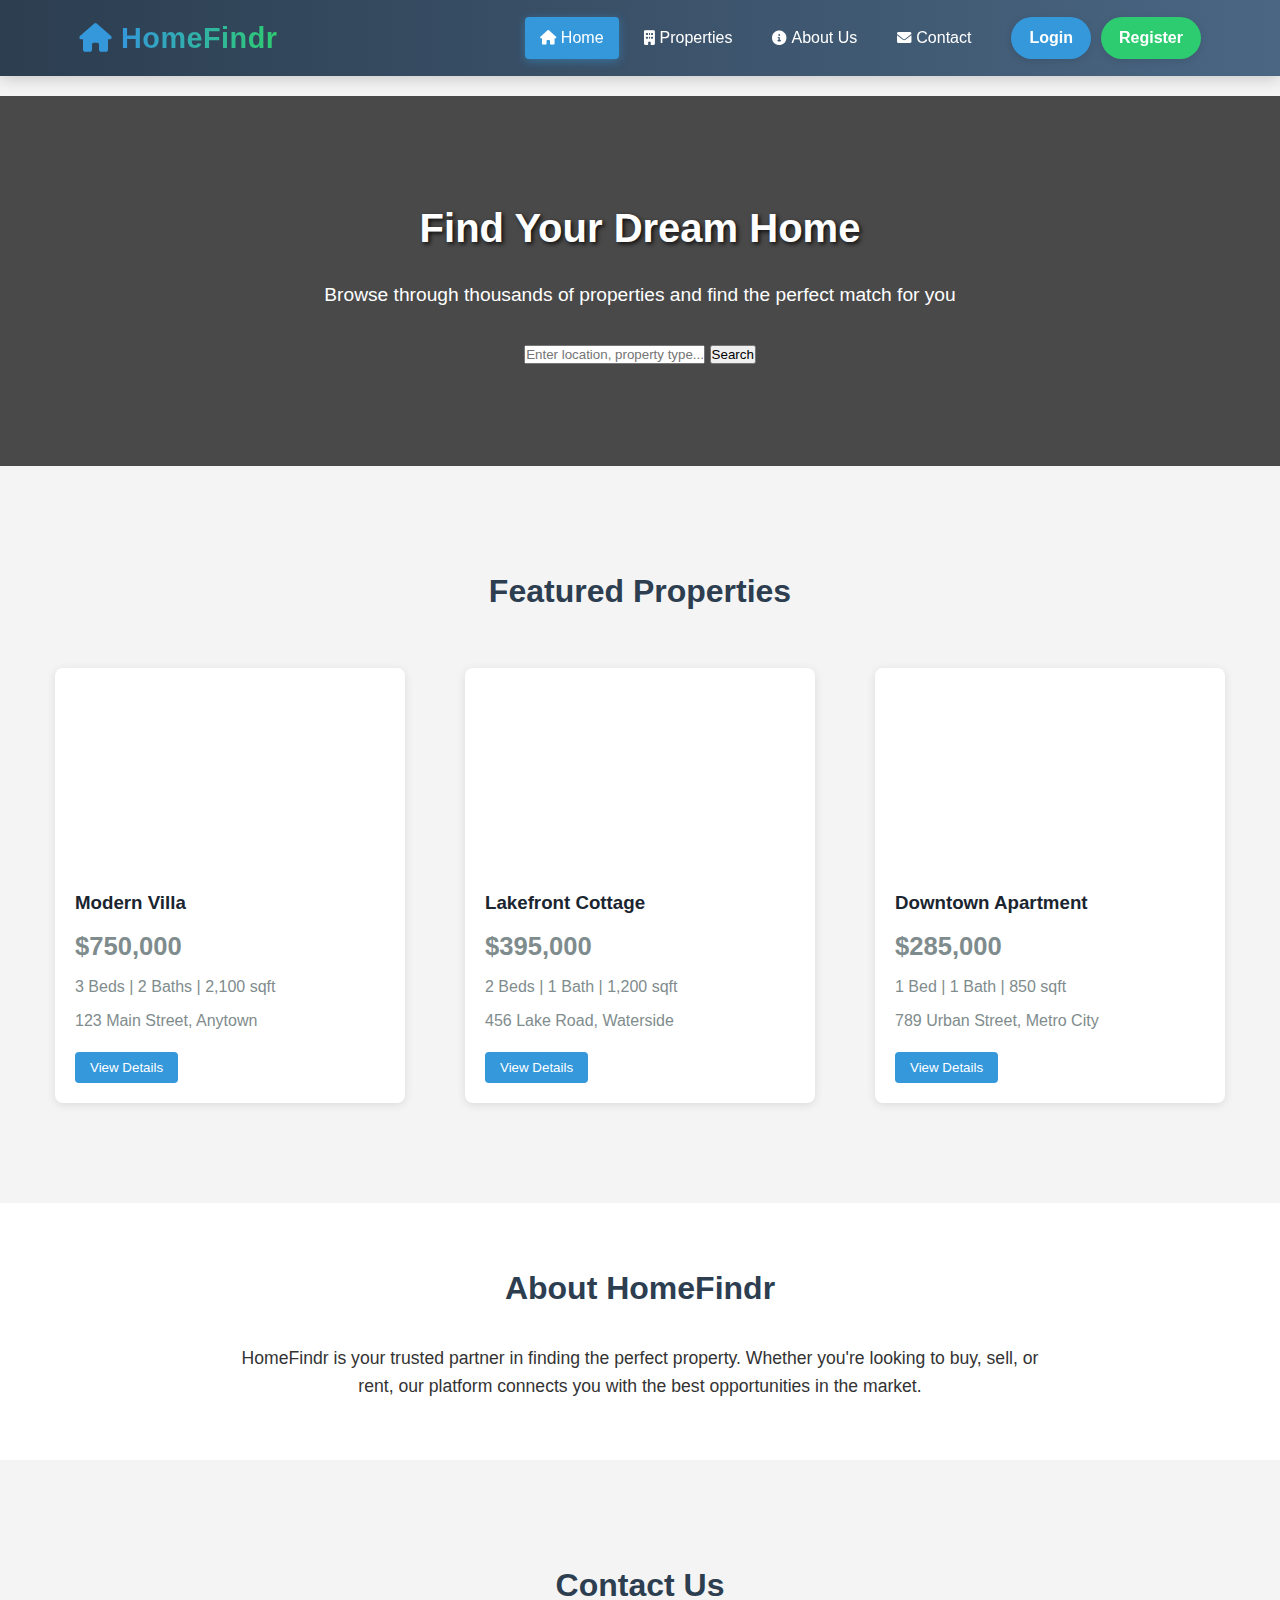
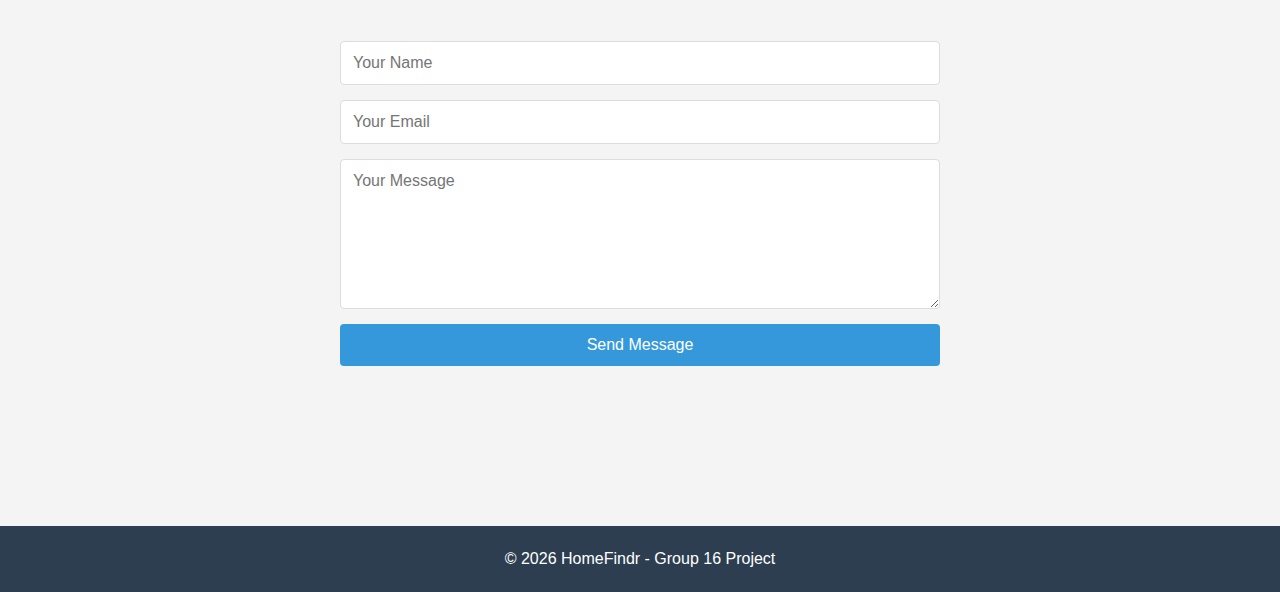
<file: docs/Index.html>
<!DOCTYPE html>
<html lang="en">
<head>
  <meta charset="UTF-8">
  <meta name="viewport" content="width=device-width, initial-scale=1.0">
  <title>HomeFindr - Your Real Estate Marketplace</title>
  <link rel="stylesheet" href="css/styles.css">
  <!-- Add Font Awesome for icons -->
  <link rel="stylesheet" href="https://cdnjs.cloudflare.com/ajax/libs/font-awesome/6.0.0/css/all.min.css">
</head>
<body>
  <header>
    <div class="container header-container">
      <div class="logo-container">
        <i class="fas fa-home logo-icon"></i>
        <h1>HomeFindr</h1>
      </div>
      
      <nav>
        <button class="mobile-menu-btn" aria-label="Toggle menu">
          <i class="fas fa-bars"></i>
        </button>
        <ul class="nav-links">
          <li><a href="index.html" class="active"><i class="fas fa-house"></i> Home</a></li>
          <li><a href="#properties"><i class="fas fa-building"></i> Properties</a></li>
          <li><a href="#about"><i class="fas fa-info-circle"></i> About Us</a></li>
          <li><a href="#contact"><i class="fas fa-envelope"></i> Contact</a></li>
        </ul>
        <div class="auth-buttons">
          <a href="login.html" class="btn-login">Login</a>
          <a href="register.html" class="btn-register">Register</a>
        </div>
      </nav>
    </div>
  </header>
  
  <main>
    <section class="hero">
      <div class="hero-content">
        <h2>Find Your Dream Home</h2>
        <p>Browse through thousands of properties and find the perfect match for you</p>
        <div class="search-bar">
          <input type="text" placeholder="Enter location, property type...">
          <button>Search</button>
        </div>
      </div>
    </section>

    <section id="featured-properties">
      <h2>Featured Properties</h2>
      <div class="property-grid">
        <div class="property-card">
          <div class="property-image" style="background-image: url('https://images.unsplash.com/photo-1580587771525-78b9dba3b914?ixlib=rb-1.2.1&auto=format&fit=crop&w=500&q=60')"></div>
          <div class="property-info">
            <h3>Modern Villa</h3>
            <p class="property-price">$750,000</p>
            <p>3 Beds | 2 Baths | 2,100 sqft</p>
            <p>123 Main Street, Anytown</p>
            <button class="btn-view">View Details</button>
          </div>
        </div>
        <div class="property-card">
          <div class="property-image" style="background-image: url('https://images.unsplash.com/photo-1564013799919-ab600027ffc6?ixlib=rb-1.2.1&auto=format&fit=crop&w=500&q=60')"></div>
          <div class="property-info">
            <h3>Lakefront Cottage</h3>
            <p class="property-price">$395,000</p>
            <p>2 Beds | 1 Bath | 1,200 sqft</p>
            <p>456 Lake Road, Waterside</p>
            <button class="btn-view">View Details</button>
          </div>
        </div>
        <div class="property-card">
          <div class="property-image" style="background-image: url('https://images.unsplash.com/photo-1512917774080-9991f1c4c750?ixlib=rb-1.2.1&auto=format&fit=crop&w=500&q=60')"></div>
          <div class="property-info">
            <h3>Downtown Apartment</h3>
            <p class="property-price">$285,000</p>
            <p>1 Bed | 1 Bath | 850 sqft</p>
            <p>789 Urban Street, Metro City</p>
            <button class="btn-view">View Details</button>
          </div>
        </div>
      </div>
    </section>

    <section id="about">
      <h2>About HomeFindr</h2>
      <p>HomeFindr is your trusted partner in finding the perfect property. Whether you're looking to buy, sell, or rent, our platform connects you with the best opportunities in the market.</p>
    </section>

    <section id="contact">
      <h2>Contact Us</h2>
      <form class="contact-form">
        <input type="text" placeholder="Your Name">
        <input type="email" placeholder="Your Email">
        <textarea placeholder="Your Message"></textarea>
        <button type="submit">Send Message</button>
      </form>
    </section>
  </main>
  
  <footer>
    <p>&copy; 2025 HomeFindr - Group 16 Project</p>
  </footer>
  <script src="js/script.js"></script>
</body>
</html>
</file>
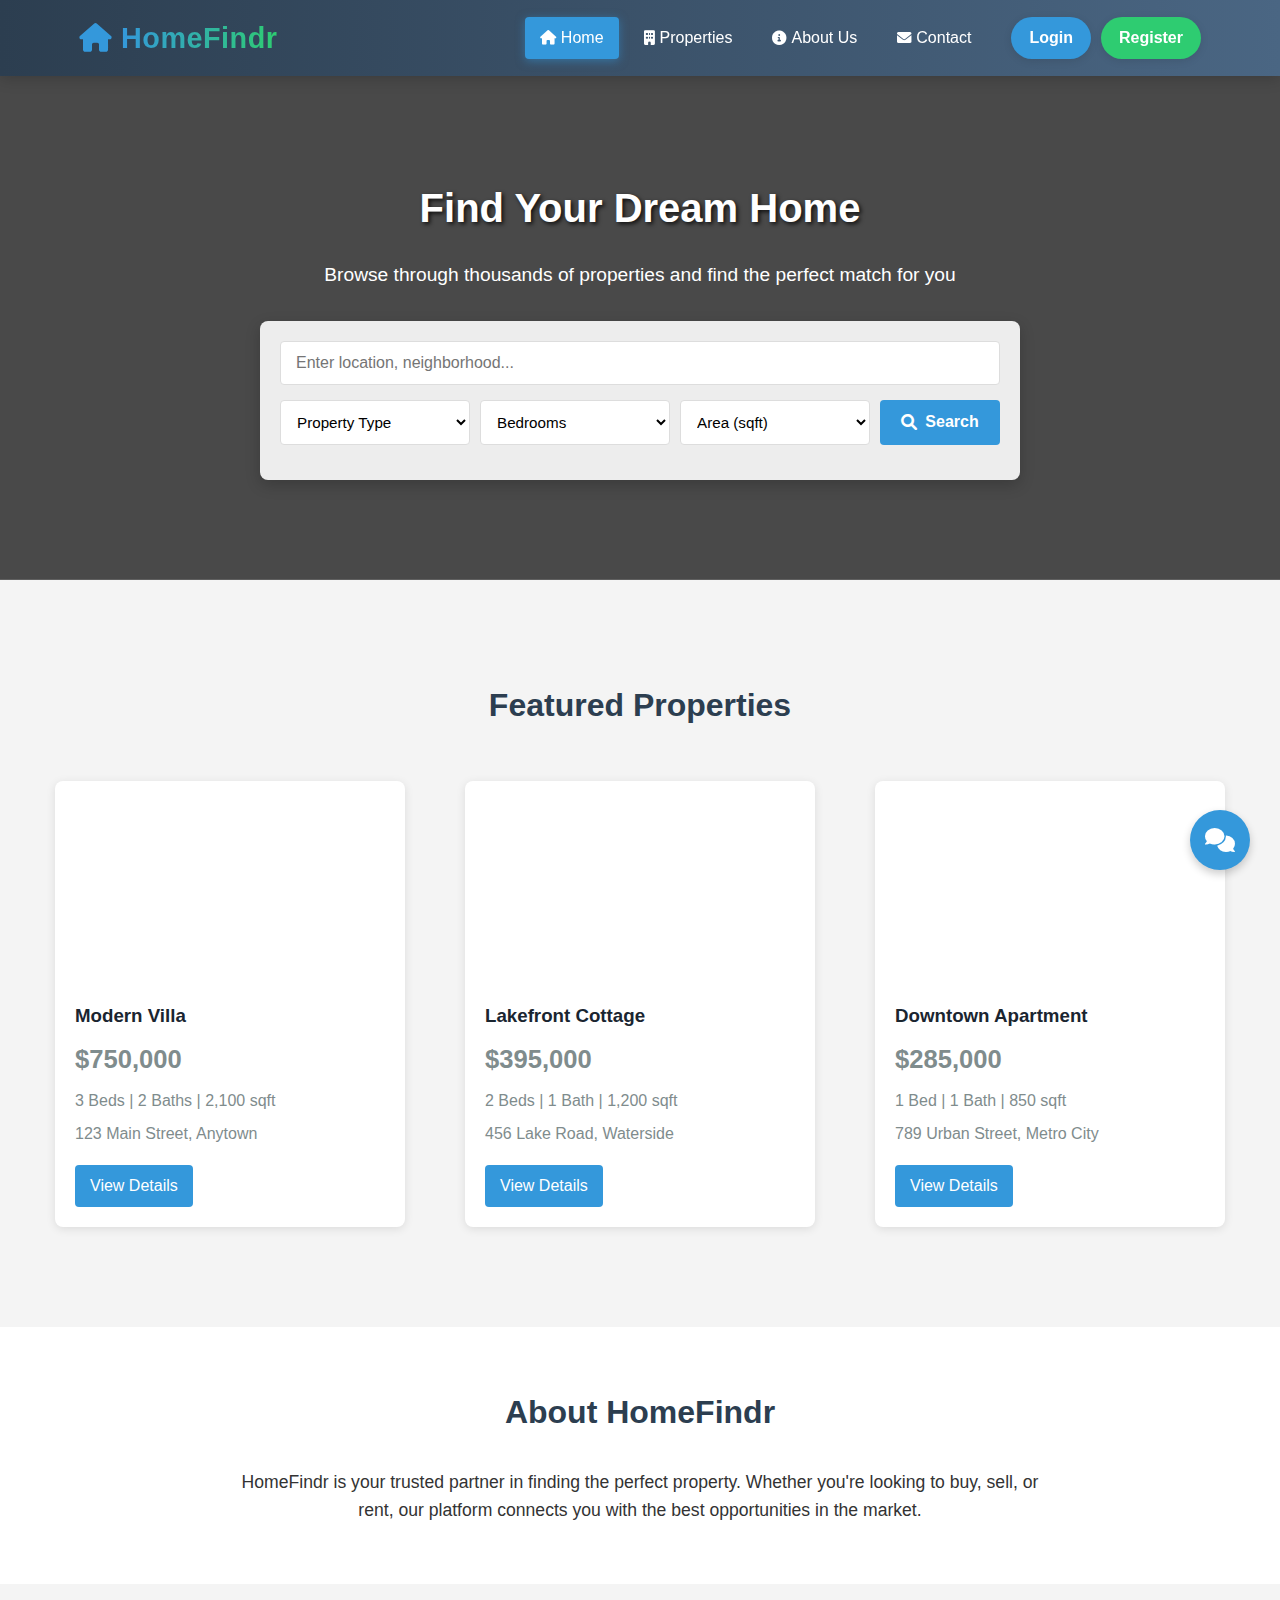
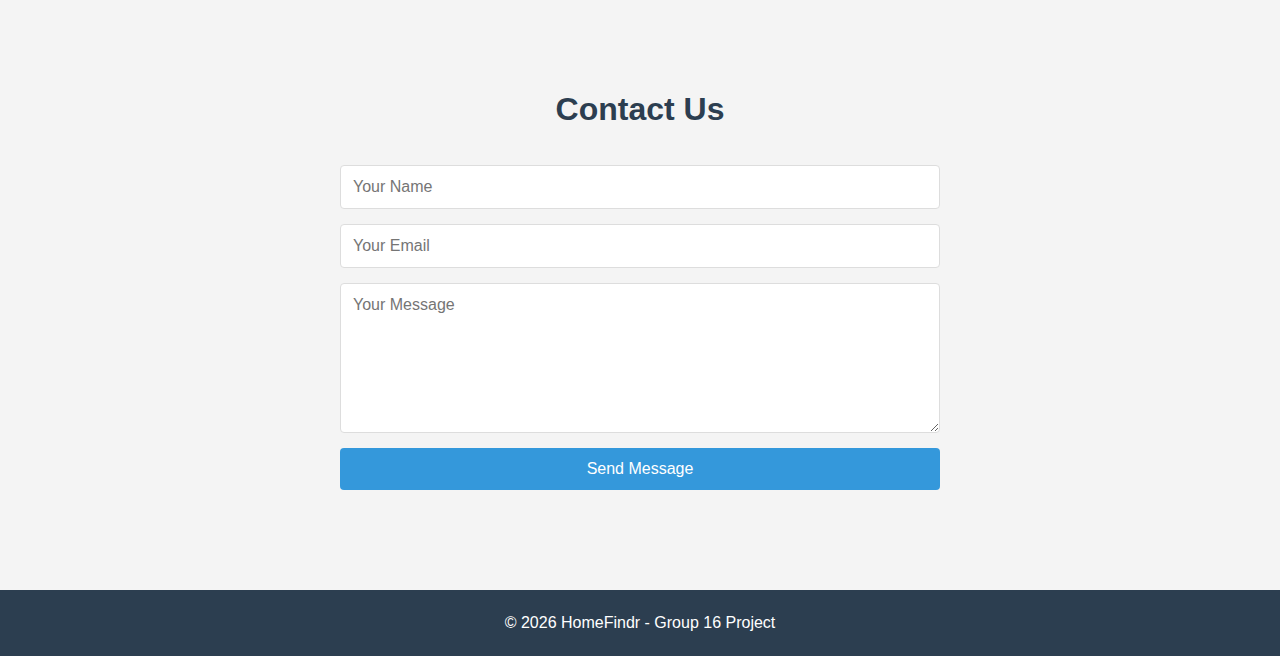
<file: docs/index.html>
<!DOCTYPE html>
<html lang="en">
<head>
  <meta charset="UTF-8">
  <meta name="viewport" content="width=device-width, initial-scale=1.0">
  <title>HomeFindr - Your Real Estate Marketplace</title>
  <link rel="stylesheet" href="css/styles.css">
  <!-- Add Font Awesome for icons -->
  <link rel="stylesheet" href="https://cdnjs.cloudflare.com/ajax/libs/font-awesome/6.0.0/css/all.min.css">
</head>
<body>
  <header>
    <div class="container header-container">
      <div class="logo-container">
        <i class="fas fa-home logo-icon"></i>
        <h1>HomeFindr</h1>
      </div>
      
      <nav>
        <button class="mobile-menu-btn" aria-label="Toggle menu">
          <i class="fas fa-bars"></i>
        </button>
        <ul class="nav-links">
          <li><a href="index.html" class="active"><i class="fas fa-house"></i> Home</a></li>
          <li><a href="#properties"><i class="fas fa-building"></i> Properties</a></li>
          <li><a href="#about"><i class="fas fa-info-circle"></i> About Us</a></li>
          <li><a href="#contact"><i class="fas fa-envelope"></i> Contact</a></li>
        </ul>
        <div class="auth-buttons">
          <a href="login.html" class="btn-login">Login</a>
          <a href="register.html" class="btn-register">Register</a>
        </div>
      </nav>
    </div>
  </header>
  
  <section class="hero">
    <div class="hero-content">
      <h2>Find Your Dream Home</h2>
      <p>Browse through thousands of properties and find the perfect match for you</p>
      <div class="advanced-search">
        <div class="search-row">
          <input type="text" placeholder="Enter location, neighborhood..." class="location-input">
        </div>
        <div class="search-filters">
          <select class="filter-select">
            <option value="">Property Type</option>
            <option value="apartment">Apartment</option>
            <option value="house">House</option>
            <option value="condo">Condo</option>
            <option value="townhouse">Townhouse</option>
            <option value="villa">Villa</option>
          </select>
          <select class="filter-select">
            <option value="">Bedrooms</option>
            <option value="1">1+ Bed</option>
            <option value="2">2+ Beds</option>
            <option value="3">3+ Beds</option>
            <option value="4">4+ Beds</option>
            <option value="5">5+ Beds</option>
          </select>
          <select class="filter-select">
            <option value="">Area (sqft)</option>
            <option value="500">500+ sqft</option>
            <option value="1000">1000+ sqft</option>
            <option value="1500">1500+ sqft</option>
            <option value="2000">2000+ sqft</option>
            <option value="3000">3000+ sqft</option>
          </select>
          <button class="search-button">
            <i class="fas fa-search"></i> Search
          </button>
        </div>
      </div>
    </div>
  </section>

    <section id="featured-properties">
      <h2>Featured Properties</h2>
      <div class="property-grid">
        <div class="property-card">
          <div class="property-image" style="background-image: url('https://images.unsplash.com/photo-1580587771525-78b9dba3b914?ixlib=rb-1.2.1&auto=format&fit=crop&w=500&q=60')"></div>
          <div class="property-info">
            <h3>Modern Villa</h3>
            <p class="property-price">$750,000</p>
            <p>3 Beds | 2 Baths | 2,100 sqft</p>
            <p>123 Main Street, Anytown</p>
            <a href="property-listing.html" class="btn-view">View Details</a>
          </div>
        </div>
        <div class="property-card">
          <div class="property-image" style="background-image: url('https://images.unsplash.com/photo-1564013799919-ab600027ffc6?ixlib=rb-1.2.1&auto=format&fit=crop&w=500&q=60')"></div>
          <div class="property-info">
            <h3>Lakefront Cottage</h3>
            <p class="property-price">$395,000</p>
            <p>2 Beds | 1 Bath | 1,200 sqft</p>
            <p>456 Lake Road, Waterside</p>
            <a href="property-listing.html" class="btn-view" >View Details</a>
          </div>
        </div>
        <div class="property-card">
          <div class="property-image" style="background-image: url('https://images.unsplash.com/photo-1512917774080-9991f1c4c750?ixlib=rb-1.2.1&auto=format&fit=crop&w=500&q=60')"></div>
          <div class="property-info">
            <h3>Downtown Apartment</h3>
            <p class="property-price">$285,000</p>
            <p>1 Bed | 1 Bath | 850 sqft</p>
            <p>789 Urban Street, Metro City</p>
            <a href="property-listing.html" class="btn-view" >View Details</a>
          </div>
        </div>
      </div>
    </section>

    <section id="about">
      <h2>About HomeFindr</h2>
      <p>HomeFindr is your trusted partner in finding the perfect property. Whether you're looking to buy, sell, or rent, our platform connects you with the best opportunities in the market.</p>
    </section>

    <section id="contact">
      <h2>Contact Us</h2>
      <form class="contact-form">
        <input type="text" placeholder="Your Name">
        <input type="email" placeholder="Your Email">
        <textarea placeholder="Your Message"></textarea>
        <button type="submit">Send Message</button>
      </form>
    </section>
  </main>
  
  <footer>
    <p>&copy; 2025 HomeFindr - Group 16 Project</p>
  </footer>

  <!-- Floating AI Chat Button and Dialog -->
  <div class="chat-container">
    <button class="chat-button" id="chatButton">
      <i class="fas fa-comments"></i>
    </button>
    
    <div class="chat-dialog" id="chatDialog">
      <div class="chat-header">
        <h3><i class="fas fa-robot"></i> HomeFindr AI Assistant</h3>
        <button class="chat-close" id="chatClose">
          <i class="fas fa-times"></i>
        </button>
      </div>
      <div class="chat-messages" id="chatMessages">
        <div class="message ai">
          <div class="message-content">Hello! I'm HomeFindr's AI assistant. How can I help you with your property search today?</div>
        </div>
      </div>
      <div class="chat-input">
        <input type="text" id="chatInput" placeholder="Type your message...">
        <button id="chatSend">
          <i class="fas fa-paper-plane"></i>
        </button>
      </div>
    </div>
  </div>
  
  <script src="js/script.js"></script>
  
</body>
</html>
</file>
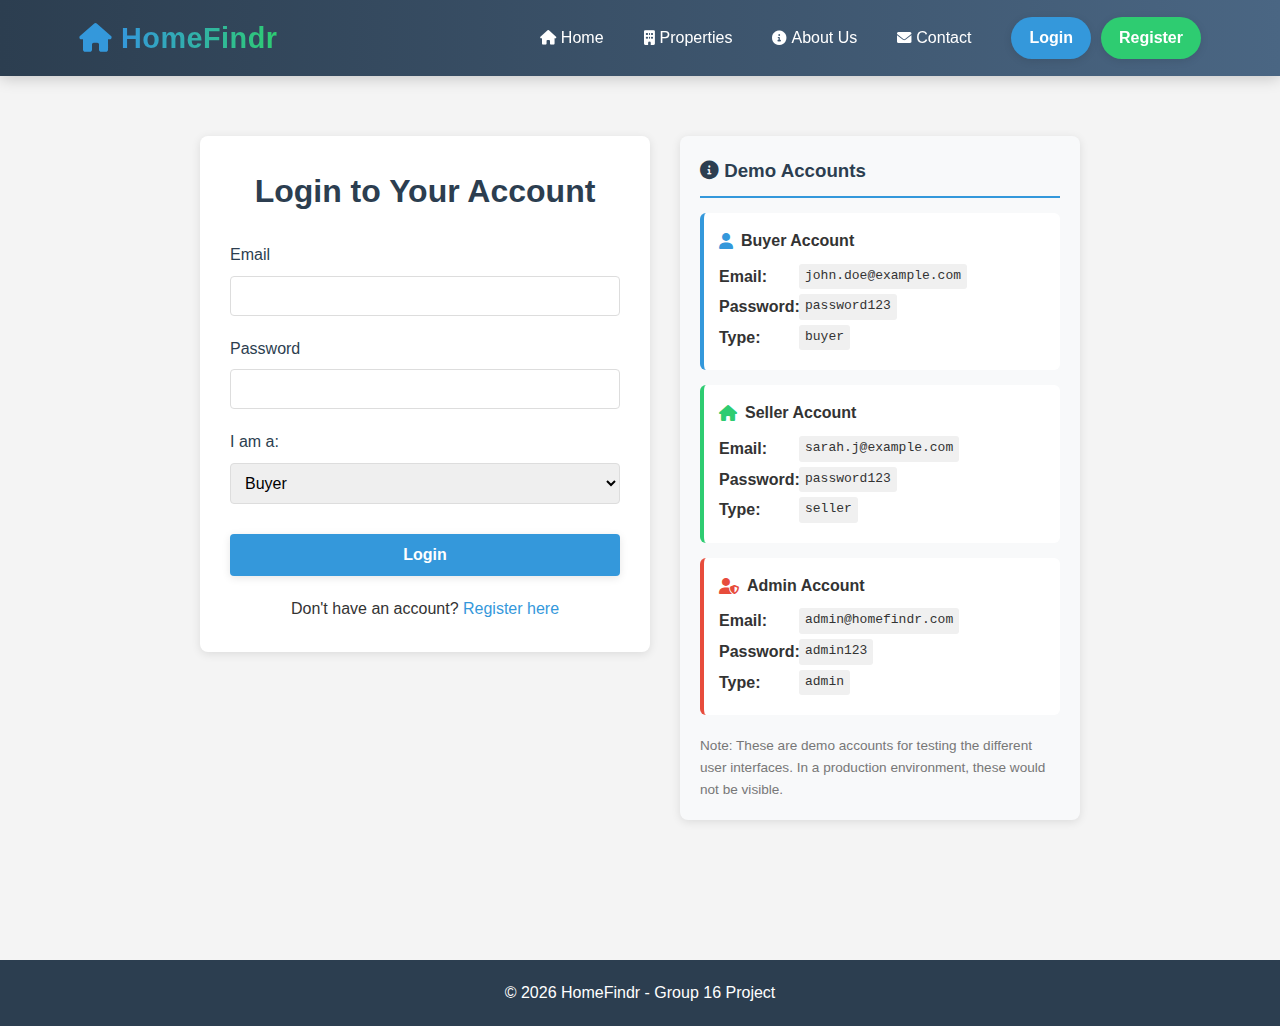
<file: docs/login.html>
<!DOCTYPE html>
<html lang="en">
<head>
  <meta charset="UTF-8">
  <meta name="viewport" content="width=device-width, initial-scale=1.0">
  <title>Login - HomeFindr</title>
  <link rel="stylesheet" href="css/styles.css">
  <link rel="stylesheet" href="https://cdnjs.cloudflare.com/ajax/libs/font-awesome/6.0.0/css/all.min.css">
</head>
<body>
  <header>
    <div class="container header-container">
      <div class="logo-container">
        <a href="index.html" class="logo-link">
          <i class="fas fa-home logo-icon"></i>
          <h1>HomeFindr</h1>
        </a>
      </div>
      
      <nav>
        <button class="mobile-menu-btn" aria-label="Toggle menu">
          <i class="fas fa-bars"></i>
        </button>
        <ul class="nav-links">
          <li><a href="index.html"><i class="fas fa-house"></i> Home</a></li>
          <li><a href="#properties"><i class="fas fa-building"></i> Properties</a></li>
          <li><a href="#about"><i class="fas fa-info-circle"></i> About Us</a></li>
          <li><a href="#contact"><i class="fas fa-envelope"></i> Contact</a></li>
        </ul>
        <div class="auth-buttons">
          <a href="login.html" class="btn-login">Login</a>
          <a href="register.html" class="btn-register">Register</a>
        </div>
      </nav>
    </div>
  </header>

  <main>
    <section class="auth-container">
      <div class="auth-form">
        <h2>Login to Your Account</h2>
        <form id="login-form">
          <div class="form-group">
            <label for="email">Email</label>
            <input type="email" id="email" required>
          </div>
          <div class="form-group">
            <label for="password">Password</label>
            <input type="password" id="password" required>
          </div>
          <div class="form-group">
            <label for="user-type">I am a:</label>
            <select id="user-type">
              <option value="buyer">Buyer</option>
              <option value="seller">Seller</option>
              <option value="admin">Admin</option>
            </select>
          </div>
          <button type="submit" class="btn-login">Login</button>
        </form>
        <p class="auth-redirect">Don't have an account? <a href="register.html">Register here</a></p>
      </div>
      
      <!-- Demo Credentials Box -->
      <div class="demo-credentials">
        <h3><i class="fas fa-info-circle"></i> Demo Accounts</h3>
        
        <div class="demo-account buyer">
          <h4><i class="fas fa-user"></i> Buyer Account</h4>
          <div class="credential-item">
            <span class="credential-label">Email:</span>
            <span class="credential-value">john.doe@example.com</span>
          </div>
          <div class="credential-item">
            <span class="credential-label">Password:</span>
            <span class="credential-value">password123</span>
          </div>
          <div class="credential-item">
            <span class="credential-label">Type:</span>
            <span class="credential-value">buyer</span>
          </div>
        </div>
        
        <div class="demo-account seller">
          <h4><i class="fas fa-home"></i> Seller Account</h4>
          <div class="credential-item">
            <span class="credential-label">Email:</span>
            <span class="credential-value">sarah.j@example.com</span>
          </div>
          <div class="credential-item">
            <span class="credential-label">Password:</span>
            <span class="credential-value">password123</span>
          </div>
          <div class="credential-item">
            <span class="credential-label">Type:</span>
            <span class="credential-value">seller</span>
          </div>
        </div>
        
        <div class="demo-account admin">
          <h4><i class="fas fa-user-shield"></i> Admin Account</h4>
          <div class="credential-item">
            <span class="credential-label">Email:</span>
            <span class="credential-value">admin@homefindr.com</span>
          </div>
          <div class="credential-item">
            <span class="credential-label">Password:</span>
            <span class="credential-value">admin123</span>
          </div>
          <div class="credential-item">
            <span class="credential-label">Type:</span>
            <span class="credential-value">admin</span>
          </div>
        </div>
        
        <p class="demo-note">Note: These are demo accounts for testing the different user interfaces. In a production environment, these would not be visible.</p>
      </div>
    </section>
  </main>
  
  <footer>
    <p>&copy; 2025 HomeFindr - Group 16 Project</p>
  </footer>
  <script src="js/auth.js"></script>
  <script src="js/script.js"></script>
</body>
</html>
</file>
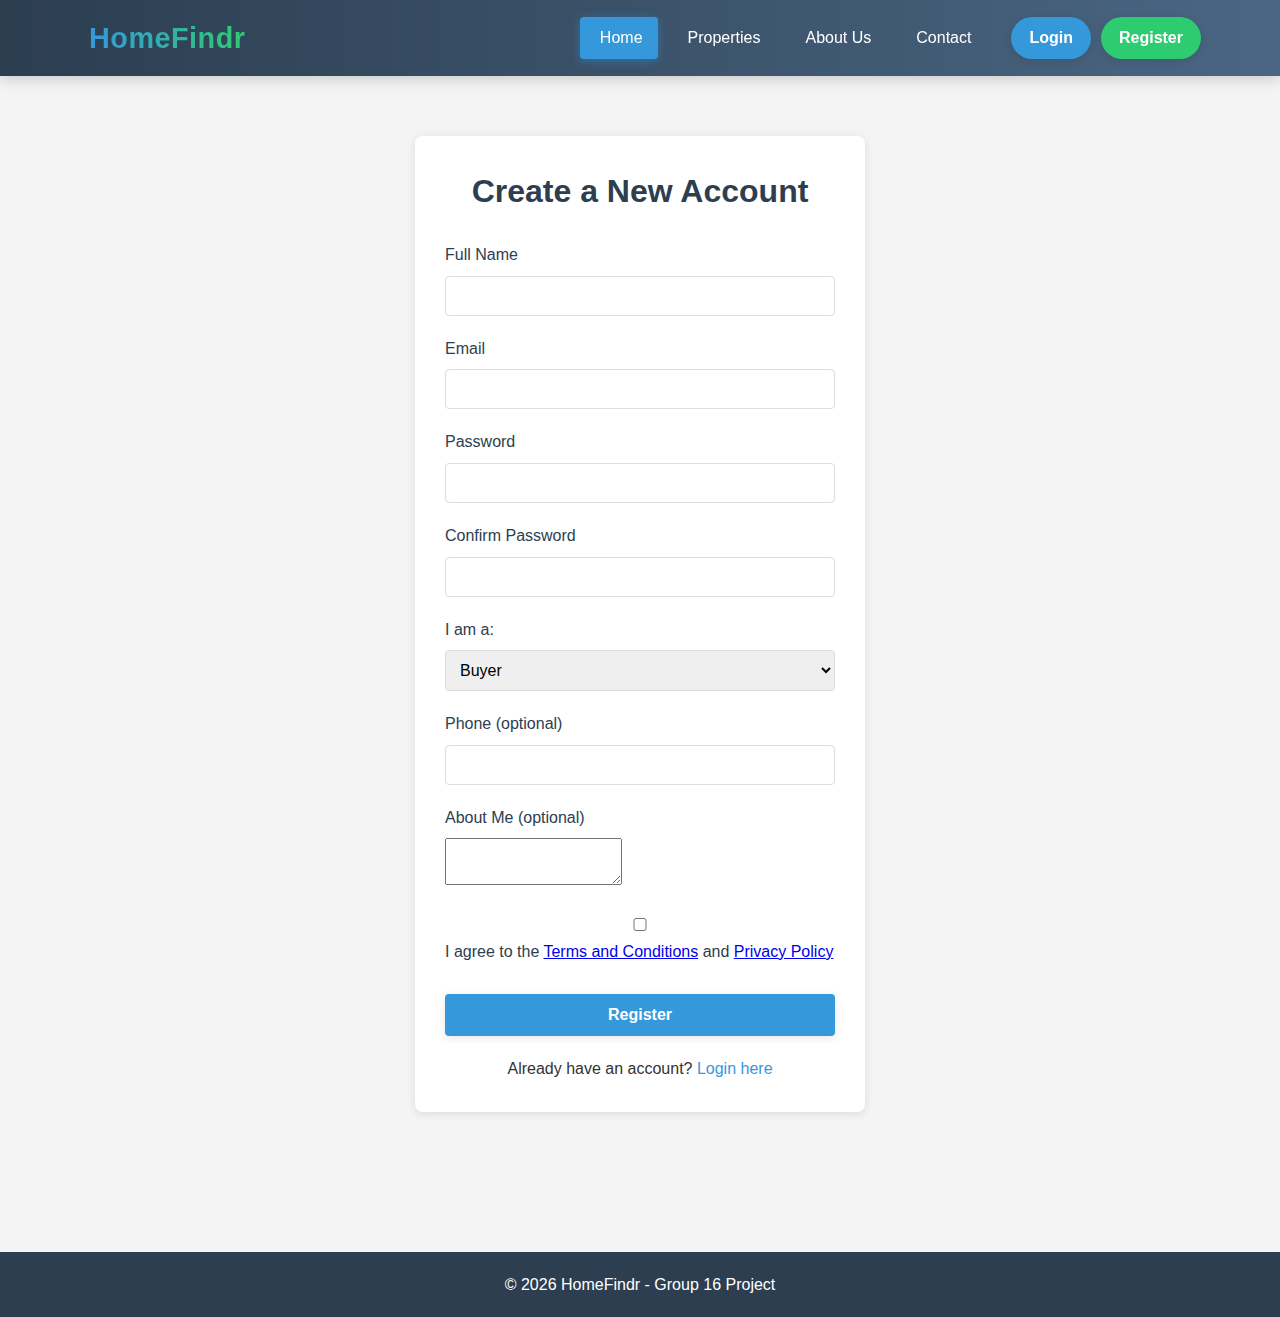
<file: docs/register.html>
<!DOCTYPE html>
<html lang="en">
<head>
  <meta charset="UTF-8">
  <meta name="viewport" content="width=device-width, initial-scale=1.0">
  <title>Register - HomeFindr</title>
  <link rel="stylesheet" href="css/styles.css">
</head>
<body>
  <header>
    <div class="container header-container">
      <div class="logo-container">
        <i class="fas fa-home logo-icon"></i>
        <h1>HomeFindr</h1>
      </div>
      
      <nav>
        <button class="mobile-menu-btn" aria-label="Toggle menu">
          <i class="fas fa-bars"></i>
        </button>
        <ul class="nav-links">
          <li><a href="index.html" class="active"><i class="fas fa-house"></i> Home</a></li>
          <li><a href="#properties"><i class="fas fa-building"></i> Properties</a></li>
          <li><a href="#about"><i class="fas fa-info-circle"></i> About Us</a></li>
          <li><a href="#contact"><i class="fas fa-envelope"></i> Contact</a></li>
        </ul>
        <div class="auth-buttons">
          <a href="login.html" class="btn-login">Login</a>
          <a href="register.html" class="btn-register">Register</a>
        </div>
      </nav>
    </div>
  </header>
  
  <main>
    <section class="auth-container">
      <div class="auth-form">
        <h2>Create a New Account</h2>
        <form id="register-form">
          <div class="form-group">
            <label for="name">Full Name</label>
            <input type="text" id="name" required>
          </div>
          <div class="form-group">
            <label for="email">Email</label>
            <input type="email" id="email" required>
          </div>
          <div class="form-group">
            <label for="password">Password</label>
            <input type="password" id="password" required>
          </div>
          <div class="form-group">
            <label for="confirm-password">Confirm Password</label>
            <input type="password" id="confirm-password" required>
          </div>
          <div class="form-group">
            <label for="user-type">I am a:</label>
            <select id="user-type">
              <option value="buyer">Buyer</option>
              <option value="seller">Seller</option>
            </select>
          </div>
          <div class="form-group">
            <label for="phone">Phone (optional)</label>
            <input type="tel" id="phone">
          </div>
          <div class="form-group">
            <label for="bio">About Me (optional)</label>
            <textarea id="bio" rows="3"></textarea>
          </div>
          <div class="form-group">
            <label>
              <input type="checkbox" id="terms" required>
              I agree to the <a href="#">Terms and Conditions</a> and <a href="#">Privacy Policy</a>
            </label>
          </div>
          <button type="submit" class="btn-register">Register</button>
        </form>
        <p class="auth-redirect">Already have an account? <a href="login.html">Login here</a></p>
      </div>
    </section>
  </main>
  
  <footer>
    <p>&copy; 2025 HomeFindr - Group 16 Project</p>
  </footer>
  <script src="js/auth.js"></script>
  <script src="js/script.js"></script>
</body>
</html>
</file>
<file: docs/css/styles.css>
/* Basic CSS Reset */
* {
  margin: 0;
  padding: 0;
  box-sizing: border-box;
}

/* Body styling */
body {
  font-family: 'Arial', sans-serif;
  line-height: 1.6;
  background-color: #f4f4f4;
  color: #333333;
}

/* Container for main content */
.container {
  width: 90%;
  max-width: 1200px;
  margin: 0 auto;
  padding: 0 15px;
}

/* Header styling */
header {
  background: linear-gradient(to right, #2c3e50, #4a6683);
  color: #fff;
  padding: 15px 0;
  box-shadow: 0 2px 15px rgba(0, 0, 0, 0.2);
  position: sticky;
  top: 0;
  z-index: 1000;
}

.header-container {
  display: flex;
  justify-content: space-between;
  align-items: center;
}

.logo-container {
  display: flex;
  align-items: center;
}

.logo-icon {
  color: #3498db;
  font-size: 1.8rem;
  margin-right: 10px;
}

.logo-link {
  display: flex;
  align-items: center;
  text-decoration: none;
  color: inherit;
  transition: opacity 0.2s ease;
}

.logo-link:hover {
  opacity: 0.9;
}

header h1 {
  margin: 0;
  font-size: 1.8rem;
  font-weight: 700;
  background: linear-gradient(to right, #3498db, #2ecc71);
  -webkit-background-clip: text;
  background-clip: text;
  color: transparent;
  letter-spacing: 0.5px;
}

/* Navigation styling */
nav {
  display: flex;
  align-items: center;
}

.mobile-menu-btn {
  display: none;
  background: none;
  border: none;
  color: white;
  font-size: 1.5rem;
  cursor: pointer;
}

.nav-links {
  list-style: none;
  display: flex;
  align-items: center;
  padding: 0;
  margin: 0 20px;
}

.nav-links li {
  margin: 0 5px;
}

.nav-links li a {
  color: #fff;
  text-decoration: none;
  font-weight: 500;
  padding: 8px 15px;
  border-radius: 4px;
  transition: all 0.3s ease;
  display: flex;
  align-items: center;
}

.nav-links li a i {
  margin-right: 5px;
  font-size: 0.9em;
}

.nav-links li a:hover {
  background-color: rgba(52, 152, 219, 0.7);
  transform: translateY(-2px);
}

.nav-links li a.active {
  background-color: #3498db;
  box-shadow: 0 2px 10px rgba(52, 152, 219, 0.5);
}

/* Auth buttons styling */
.auth-buttons {
  display: flex;
  gap: 10px;
}

.btn-login, .btn-register {
  display: inline-block;
  background-color: #3498db;
  border: none;
  padding: 8px 18px;
  border-radius: 25px;
  color: white;
  font-weight: 600;
  cursor: pointer;
  transition: all 0.3s ease;
  text-decoration: none;
  text-align: center;
  box-shadow: 0 2px 8px rgba(0, 0, 0, 0.1);
}

.btn-register {
  background-color: #2ecc71;
}

.btn-login:hover {
  background-color: #2980b9;
  transform: translateY(-2px);
  box-shadow: 0 4px 12px rgba(0, 0, 0, 0.15);
}

.btn-register:hover {
  background-color: #27ae60;
  transform: translateY(-2px);
  box-shadow: 0 4px 12px rgba(0, 0, 0, 0.15);
}
/* Main content styling */
main {
  padding: 20px 0;
}

/* Hero section */
.hero {
  background: linear-gradient(rgba(0,0,0,0.7), rgba(0,0,0,0.7)), url('https://images.unsplash.com/photo-1560518883-ce09059eeffa?ixlib=rb-1.2.1&auto=format&fit=crop&w=1500&q=80');
  background-size: cover;
  background-position: center;
  color: #fff;
  padding: 100px 0;
  text-align: center;
  margin-bottom: 40px;
}

.hero-content {
  max-width: 800px;
  margin: 0 auto;
  padding: 0 20px;
}

.hero h2 {
  font-size: 2.5rem;
  margin-bottom: 20px;
  text-shadow: 2px 2px 4px rgba(0, 0, 0, 0.8);
  color:#ffff;
  font-weight: 700;
}

.hero p {
  font-size: 1.2rem;
  margin-bottom: 30px;
}

/* Search bar */
/* Advanced search bar styling */
.advanced-search {
  background-color: rgba(255, 255, 255, 0.9);
  border-radius: 8px;
  padding: 20px;
  max-width: 800px;
  margin: 0 auto;
  box-shadow: 0 5px 15px rgba(0, 0, 0, 0.2);
}

.search-row {
  margin-bottom: 15px;
}

.location-input {
  width: 100%;
  padding: 12px 15px;
  border: 1px solid #ddd;
  border-radius: 4px;
  font-size: 1rem;
  background-color: white;
}

.search-filters {
  display: flex;
  gap: 10px;
  flex-wrap: wrap;
  margin-bottom: 15px;
}

.filter-select {
  flex: 1;
  min-width: 120px;
  padding: 12px;
  border: 1px solid #ddd;
  border-radius: 4px;
  background-color: white;
  font-size: 0.95rem;
  cursor: pointer;
}

.more-filters-btn {
  background-color: #f8f9fa;
  border: 1px solid #ddd;
  color: #2c3e50;
  padding: 12px 15px;
  border-radius: 4px;
  cursor: pointer;
  font-size: 0.95rem;
  transition: all 0.3s ease;
}

.more-filters-btn:hover {
  background-color: #e9ecef;
}

.extended-filters {
  background-color: #f8f9fa;
  border-radius: 4px;
  padding: 15px;
  margin-bottom: 15px;
}

.search-filters.extended {
  display: grid;
  grid-template-columns: repeat(auto-fill, minmax(180px, 1fr));
  gap: 12px;
}

.filter-checkbox {
  display: flex;
  align-items: center;
  font-size: 0.95rem;
  color: #2c3e50;
  cursor: pointer;
}

.filter-checkbox input {
  margin-right: 8px;
}

.search-button-row {
  display: flex;
  justify-content: center;
}

.search-button {
  padding: 12px 20px;
  background-color: #3498db;
  color: white;
  border: none;
  border-radius: 4px;
  cursor: pointer;
  font-size: 1rem;
  transition: all 0.3s ease;
  font-weight: 600;
  min-width: 120px;
  display: flex;
  align-items: center;
  justify-content: center;
  gap: 8px;
}

.search-button:hover {
  background-color: #2980b9;
  transform: translateY(-2px);
}
/* Section styling */
section {
  margin-bottom: 40px;
}

section h2 {
  text-align: center;
  margin-bottom: 30px;
  color: #2c3e50;
  font-size: 2rem;
}

/* Property grid */
.property-grid {
  display: grid;
  grid-template-columns: repeat(auto-fill, minmax(300px, 1fr));
  gap: 30px;
  margin-top: 20px;
  justify-content: center;
  margin-left: auto;
  margin-right: auto;
  width: 100%; /* Changed from 85% to match container width */
  max-width: 1200px; /* Added max-width to match featured properties container */
}

#featured-properties {
  padding: 60px 0;
  display: flex;
  flex-direction: column;
  align-items: center; /* Center all content in featured properties section */
}

#featured-properties .container {
  max-width: 1200px;
  margin: 0 auto;
  width: 100%;
}

/* Property card */
.property-card {
  background: #fff;
  border-radius: 8px;
  overflow: hidden;
  box-shadow: 0 2px 10px rgba(0, 0, 0, 0.1);
  transition: transform 0.3s ease, box-shadow 0.3s ease;
  margin: 0 auto;
  max-width: 350px;
  width: 100%;

}

.property-card:hover {
  transform: translateY(-5px);
  box-shadow: 0 5px 15px rgba(0, 0, 0, 0.2);
}

.property-image {
  height: 200px;
  background-size: cover;
  background-position: center;
}

.property-info {
  padding: 20px;
}

.property-info h3 {
  margin-bottom: 8px;
  color: #1a2530;
  font-weight: 600;
}

.property-price {
  font-size: 1.6rem;
  font-weight: bold;
  color: #2573b3;
  margin-bottom: 10px;
}

.property-info p {
  margin-bottom: 8px;
  color: #7f8c8d;
}

.btn-view {
  background-color: #3498db;
  color: white;
  border: none;
  padding: 8px 15px;
  border-radius: 4px;
  cursor: pointer;
  margin-top: 10px;
  transition: background-color 0.3s ease;
  text-decoration: none;
  display: inline-block;
}

.btn-view:hover {
  background-color: #2980b9;
}

/* About section */
#about {
  background-color: #fff;
  padding: 60px 0;
  text-align: center;
}

#about p {
  max-width: 800px;
  margin: 0 auto;
  font-size: 1.1rem;
}

/* Contact section */
#contact {
  padding: 60px 0;
}

.contact-form {
  max-width: 600px;
  margin: 0 auto;
  display: flex;
  flex-direction: column;
}

.contact-form input,
.contact-form textarea {
  margin-bottom: 15px;
  padding: 12px;
  border-radius: 4px;
  border: 1px solid #ddd;
  font-size: 1rem;
  font-family: 'Arial', sans-serif;
}

.contact-form textarea {
  min-height: 150px;
  resize: vertical;
}

.contact-form button {
  background-color: #3498db;
  color: white;
  border: none;
  padding: 12px;
  border-radius: 4px;
  cursor: pointer;
  font-size: 1rem;
  transition: background-color 0.3s ease;
}

.contact-form button:hover {
  background-color: #2980b9;
}

/* Footer styling */
footer {
  background: #2c3e50;
  color: #fff;
  text-align: center;
  padding: 20px 0;
  margin-top: 40px;
}


/* Floating Chat Button and Dialog */
.chat-container {
  position: fixed;
  bottom: 30px;
  right: 30px;
  z-index: 1000;
}

.chat-button {
  width: 60px;
  height: 60px;
  border-radius: 50%;
  background-color: #3498db;
  color: white;
  border: none;
  box-shadow: 0 4px 8px rgba(0, 0, 0, 0.2);
  cursor: pointer;
  display: flex;
  align-items: center;
  justify-content: center;
  font-size: 1.5rem;
  transition: all 0.3s ease;
}

.chat-button:hover {
  background-color: #2980b9;
  transform: translateY(-3px);
  box-shadow: 0 6px 12px rgba(0, 0, 0, 0.3);
}

.chat-dialog {
  position: absolute;
  bottom: 80px;
  right: 0;
  width: 350px;
  height: 450px;
  background-color: white;
  border-radius: 10px;
  box-shadow: 0 5px 25px rgba(0, 0, 0, 0.2);
  overflow: hidden;
  display: flex;
  flex-direction: column;
  display: none; /* Hidden by default */
  z-index: 1001;
}

.chat-header {
  padding: 15px;
  background: linear-gradient(to right, #2c3e50, #4a6683);
  color: white;
  display: flex;
  justify-content: space-between;
  align-items: center;
}

.chat-header h3 {
  margin: 0;
  font-size: 1.2rem;
  display: flex;
  align-items: center;
  gap: 8px;
}

.chat-close {
  background: none;
  border: none;
  color: white;
  font-size: 1.2rem;
  cursor: pointer;
}

.chat-messages {
  flex: 1;
  padding: 15px;
  overflow-y: auto;
  display: flex;
  flex-direction: column;
  gap: 15px;
  background-color: #f8f9fa;
}

.message {
  max-width: 80%;
  padding: 10px 15px;
  border-radius: 18px;
  font-size: 0.95rem;
  line-height: 1.4;
}

.message.user {
  align-self: flex-end;
  background-color: #3498db;
  color: white;
  border-bottom-right-radius: 5px;
}

.message.ai {
  align-self: flex-start;
  background-color: white;
  color: #333;
  border-bottom-left-radius: 5px;
  box-shadow: 0 1px 3px rgba(0,0,0,0.1);
}

.chat-input {
  padding: 15px;
  display: flex;
  border-top: 1px solid #eee;
}

.chat-input input {
  flex: 1;
  padding: 10px;
  border: 1px solid #ddd;
  border-radius: 4px;
  font-size: 0.95rem;
}

.chat-input button {
  background-color: #3498db;
  color: white;
  border: none;
  border-radius: 4px;
  padding: 0 15px;
  margin-left: 10px;
  cursor: pointer;
  transition: background-color 0.3s ease;
}

.chat-input button:hover {
  background-color: #2980b9;
}


/* Authentication forms */
.auth-container {
  display: flex;
  justify-content: center;
  align-items: center;
  min-height: 80vh;
  padding: 20px;
}

.auth-form {
  background: #fff;
  border-radius: 8px;
  padding: 30px;
  width: 100%;
  max-width: 450px;
  box-shadow: 0 2px 10px rgba(0, 0, 0, 0.1);
}

.auth-form h2 {
  margin-bottom: 25px;
  text-align: center;
  color: #2c3e50;
}

.form-group {
  margin-bottom: 20px;
}

.form-group label {
  display: block;
  margin-bottom: 8px;
  color: #2c3e50;
  font-weight: 500;
}

.form-group input,
.form-group select {
  width: 100%;
  padding: 10px;
  border-radius: 4px;
  border: 1px solid #ddd;
  font-size: 1rem;
}

.auth-form button {
  width: 100%;
  background-color: #3498db;
  color: white;
  border: none;
  padding: 12px;
  border-radius: 4px;
  cursor: pointer;
  font-size: 1rem;
  transition: background-color 0.3s ease;
  margin-top: 10px;
}

.auth-form button:hover {
  background-color: #2980b9;
}

.auth-redirect {
  text-align: center;
  margin-top: 20px;
}

.auth-redirect a {
  color: #3498db;
  text-decoration: none;
}

.auth-redirect a:hover {
  text-decoration: underline;
}

/* Demo details */

.auth-container {
  display: flex;
  flex-direction: row;
  flex-wrap: wrap;
  gap: 30px;
  justify-content: center;
  align-items: flex-start;
  padding: 40px 20px;
}

.demo-credentials {
  background-color: #f8f9fa;
  border-radius: 8px;
  padding: 20px;
  box-shadow: 0 2px 10px rgba(0,0,0,0.1);
  max-width: 400px;
  width: 100%;
}

.demo-credentials h3 {
  color: #2c3e50;
  border-bottom: 2px solid #3498db;
  padding-bottom: 10px;
  margin-bottom: 15px;
}

.demo-account {
  background-color: white;
  border-radius: 6px;
  padding: 15px;
  margin-bottom: 15px;
  border-left: 4px solid #3498db;
}

.demo-account:last-child {
  margin-bottom: 0;
}

.demo-account.seller {
  border-left-color: #2ecc71;
}

.demo-account.admin {
  border-left-color: #e74c3c;
}

.demo-account h4 {
  margin-top: 0;
  margin-bottom: 10px;
  display: flex;
  align-items: center;
  gap: 8px;
}

.demo-account h4 i {
  color: #3498db;
}

.demo-account.seller h4 i {
  color: #2ecc71;
}

.demo-account.admin h4 i {
  color: #e74c3c;
}

.credential-item {
  display: flex;
  margin-bottom: 5px;
}

.credential-label {
  font-weight: 600;
  width: 80px;
}

.credential-value {
  font-family: monospace;
  background-color: #f0f0f0;
  padding: 2px 6px;
  border-radius: 3px;
}

.demo-note {
  font-size: 0.85rem;
  color: #777;
  margin-top: 20px;
}

.terms-group {
  display: flex;
  align-items: flex-start;
  margin-bottom: 20px;
}

.terms-group input[type="checkbox"] {
  margin-top: 4px;
  margin-right: 10px;
  flex-shrink: 0;
}

.terms-group label {
  font-size: 0.95rem;
  line-height: 1.4;
  font-weight: normal;
}


/* Responsive styles */
@media (max-width: 768px) {
  /* Header responsive styling */


  .advanced-search {
    padding: 15px;
  }
  
  .search-filters {
    flex-direction: column;
    gap: 10px;
  }
  
  

  .header-container {
    flex-wrap: wrap;
  }
  
  .mobile-menu-btn {
    display: block;
    margin-left: auto;
  }
  
  nav {
    position: relative;
    width: 100%;
    flex-direction: column;
    align-items: flex-start;
  }
  
  .nav-links {
    display: none;
    flex-direction: column;
    width: 100%;
    margin: 10px 0;
  }
  
  .nav-links.show {
    display: flex;
  }
  
  .nav-links li {
    width: 100%;
    margin: 5px 0;
  }
  
  .nav-links li a {
    width: 100%;
    text-align: left;
    padding: 10px;
  }
  
  .auth-buttons {
    width: 100%;
    justify-content: center;
    margin-top: 10px;
  }
  
  /* Legacy nav elements for backward compatibility */
  nav ul {
    flex-direction: column;
    align-items: center;
  }
  
  nav ul li {
    margin: 5px 0;
  }
  
  /* Hero section responsive */
  .hero {
    padding: 70px 0;
  }
  
  .hero h2 {
    font-size: 2rem;
  }
  
  /* Property grid responsive */
  .property-grid {
    grid-template-columns: 1fr;
  }
  
  /* Search bar responsive */
  .search-bar {
    flex-direction: column;
  }
  
  .search-bar input {
    border-radius: 4px;
    margin-bottom: 10px;
  }
  
  .search-bar button {
    border-radius: 4px;
  }

 
  
  .filter-select, 
  .more-filters-btn,
  .search-button {
    width: 100%;
  }
  
  .search-filters.extended {
    grid-template-columns: 1fr;
  }
}

@media (min-width: 769px) and (max-width: 1024px) {
  /* Tablet layout adjustments */
  .property-grid {
    grid-template-columns: repeat(2, 1fr);
  }
  
  .nav-links li {
    margin: 0 2px;
  }
  
  .nav-links li a {
    padding: 8px 10px;
    font-size: 0.95rem;
  }
  
  .auth-buttons {
    gap: 5px;
  }
  
  .btn-login, .btn-register {
    padding: 6px 14px;
    font-size: 0.9rem;
  }
}

@media (max-width: 480px) {
  /* Small mobile adjustments */
  header h1 {
    font-size: 1.5rem;
  }
  
  .logo-icon {
    font-size: 1.5rem;
  }
  
  .auth-buttons {
    flex-direction: column;
    gap: 5px;
  }
  
  .hero h2 {
    font-size: 1.8rem;
  }
  
  .hero p {
    font-size: 1rem;
  }

  .chat-dialog {
    width: 300px;
    height: 400px;
    right: 0;
  }
  
  .chat-button {
    width: 50px;
    height: 50px;
    font-size: 1.2rem;
  }
}
</file>
